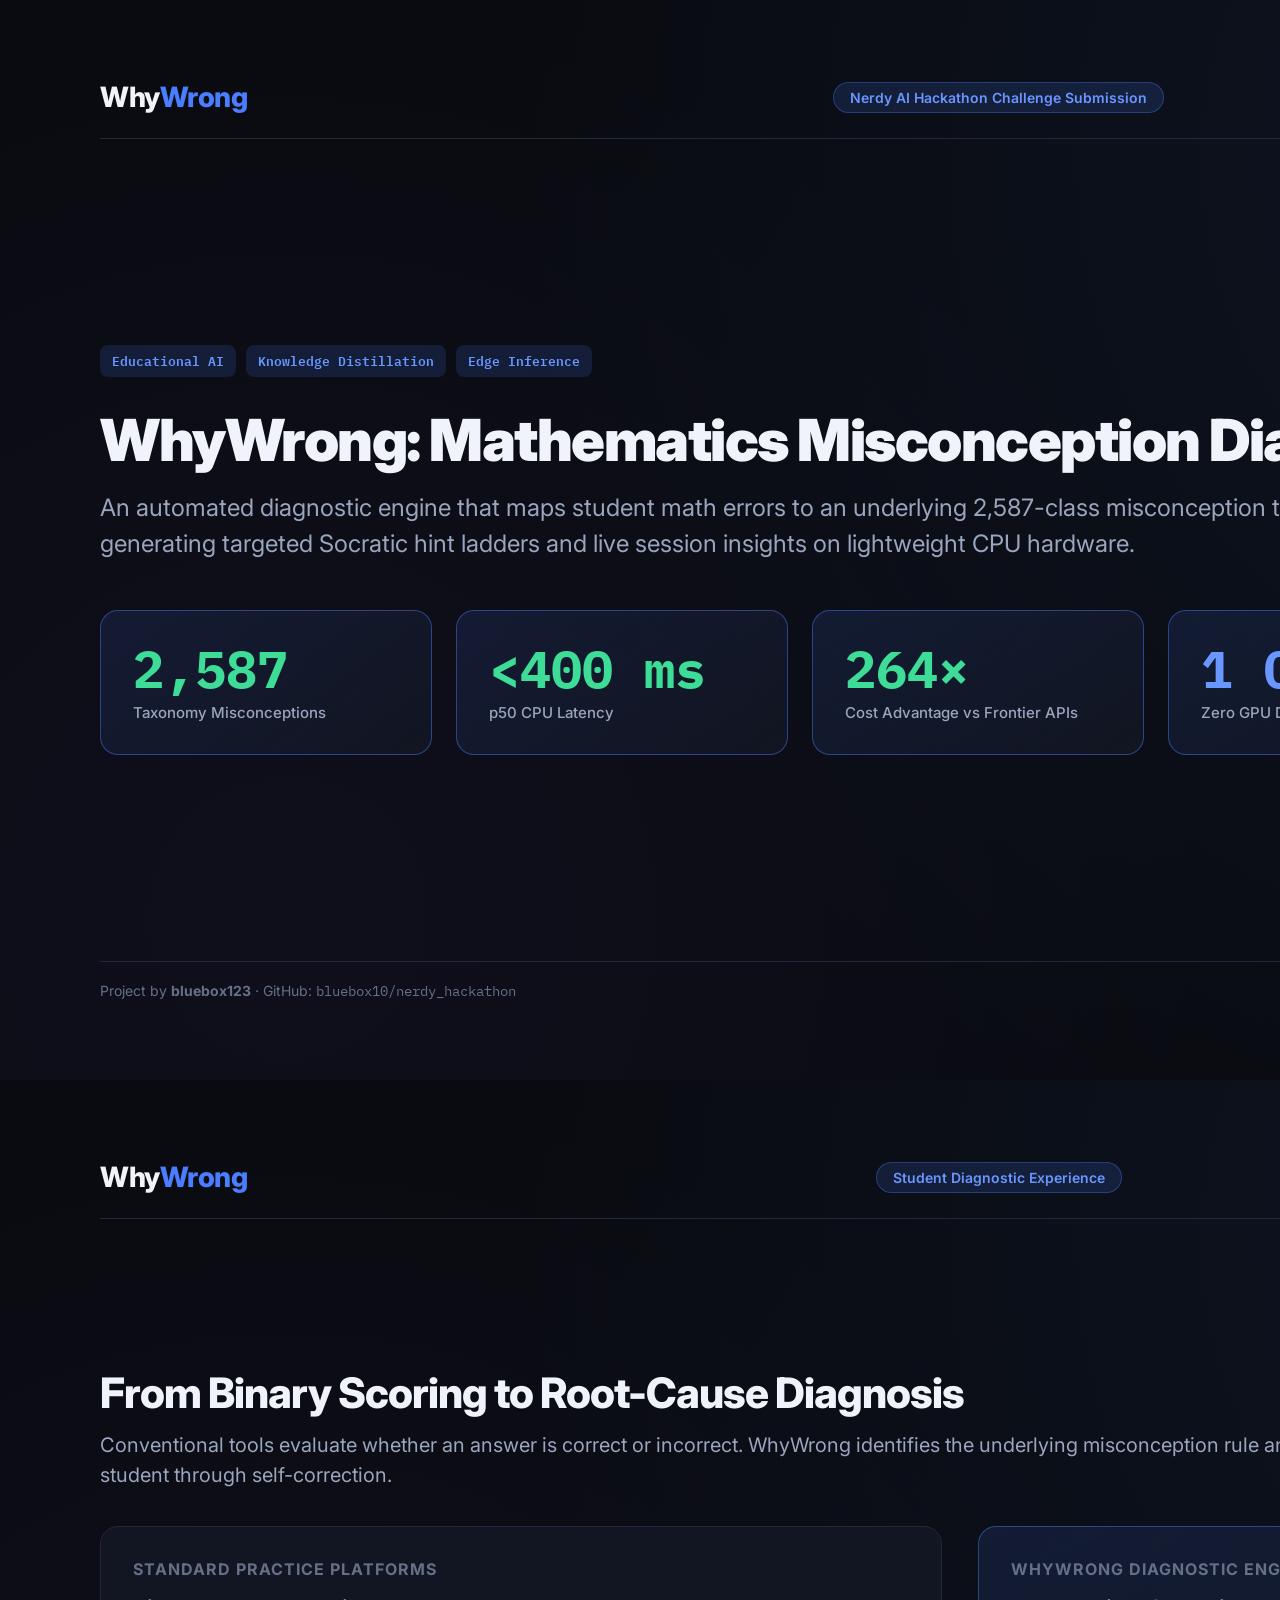
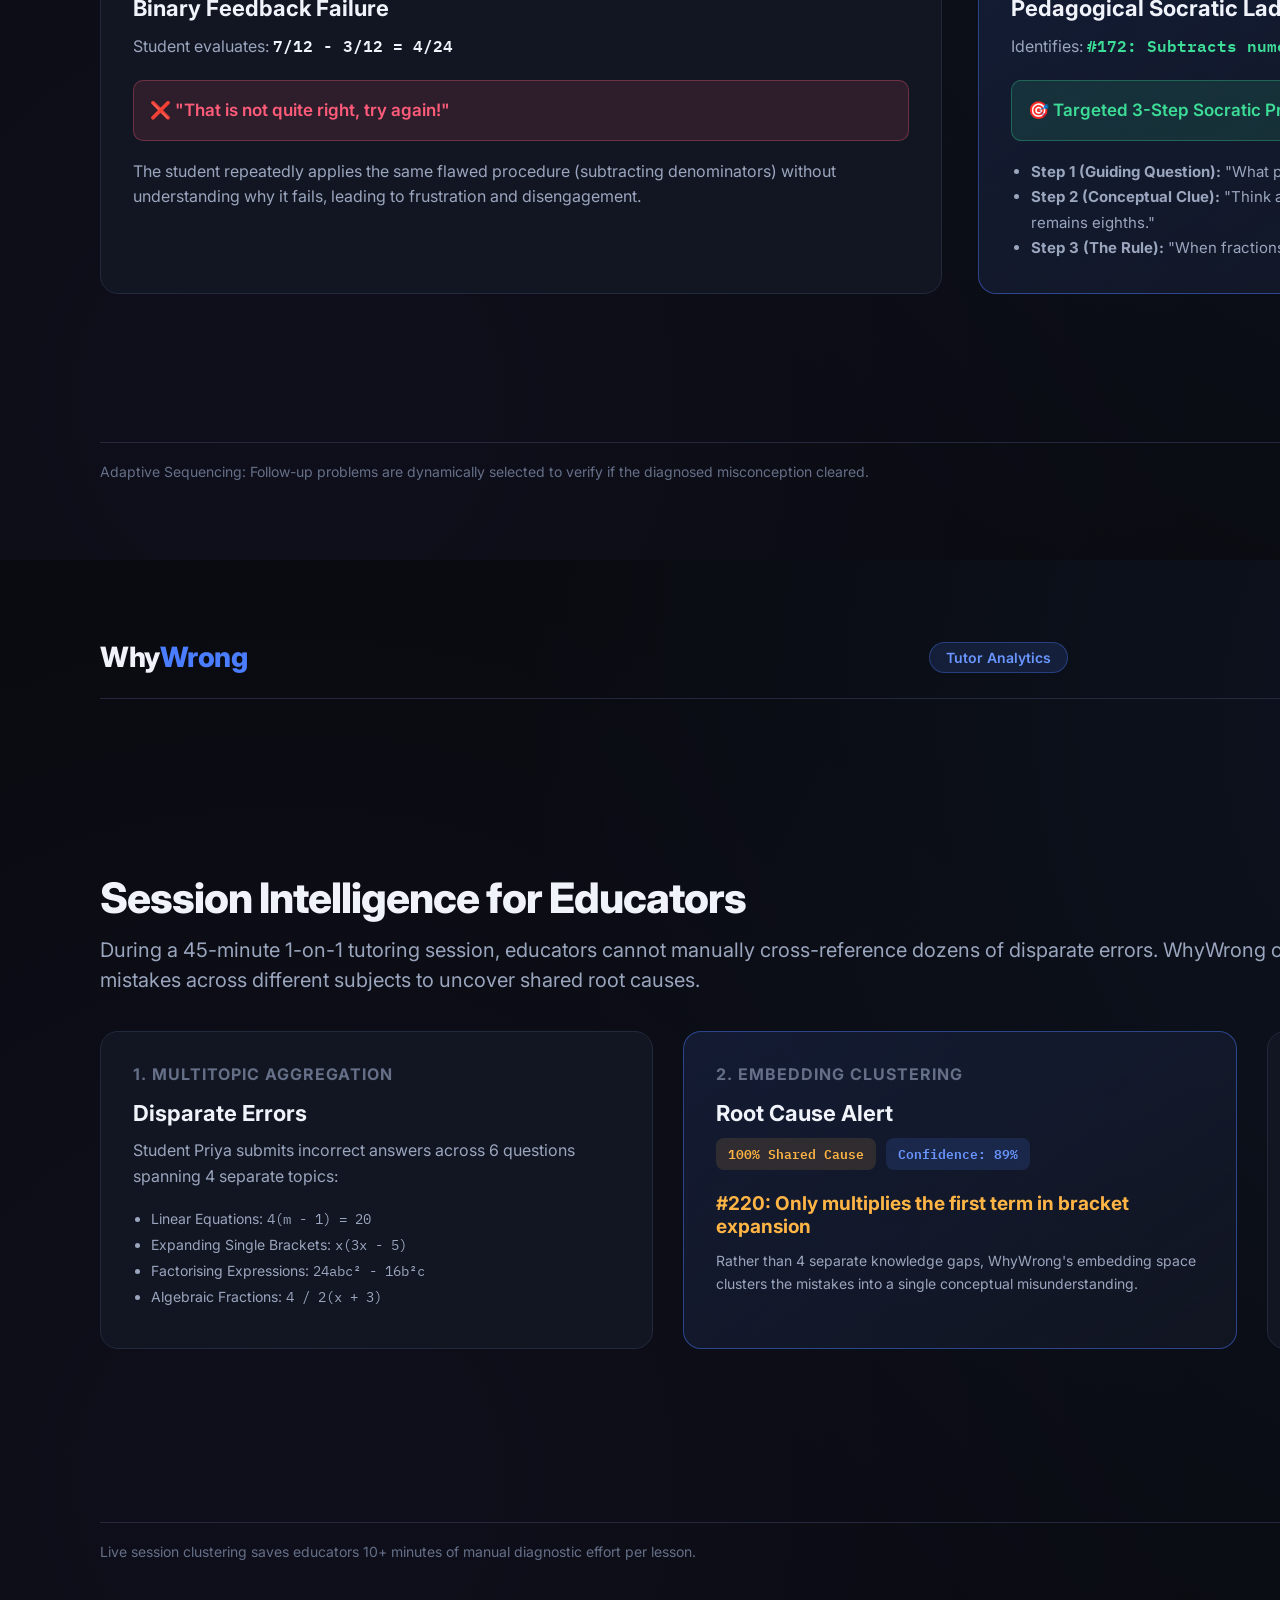
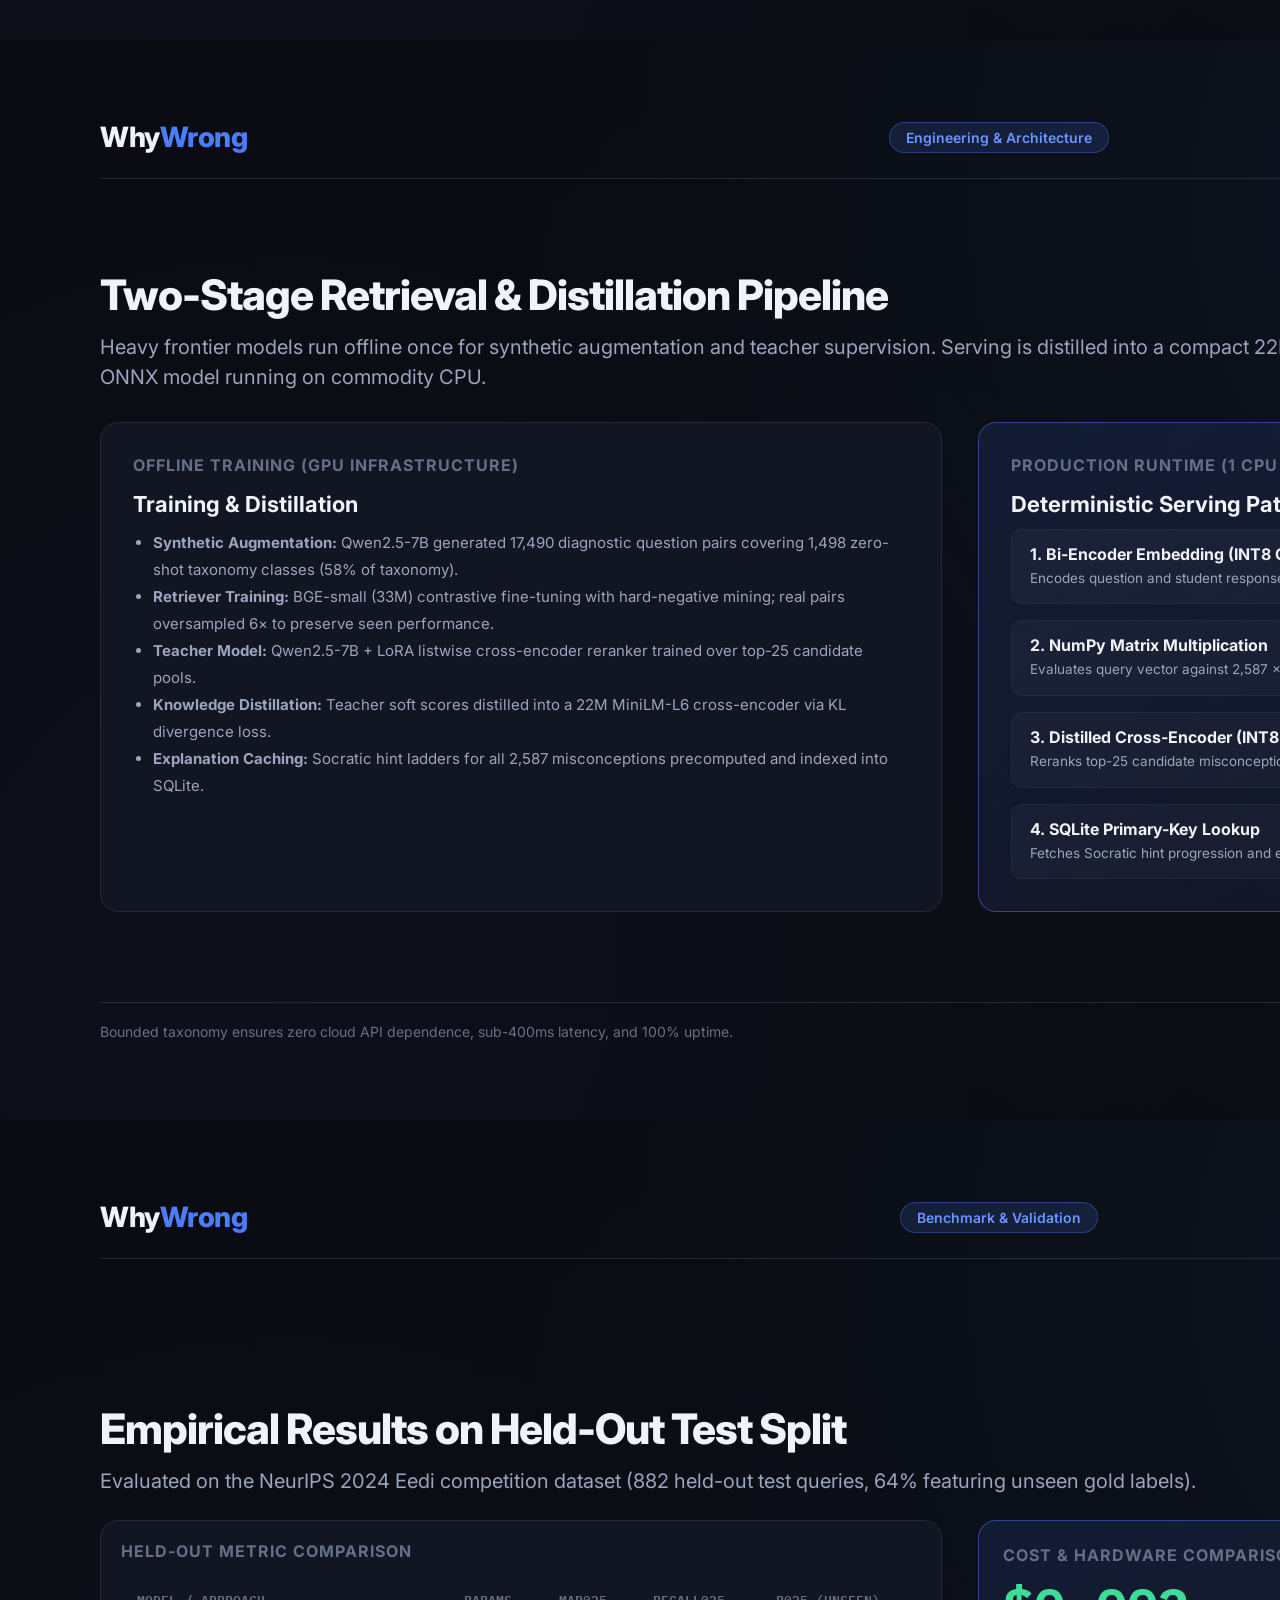
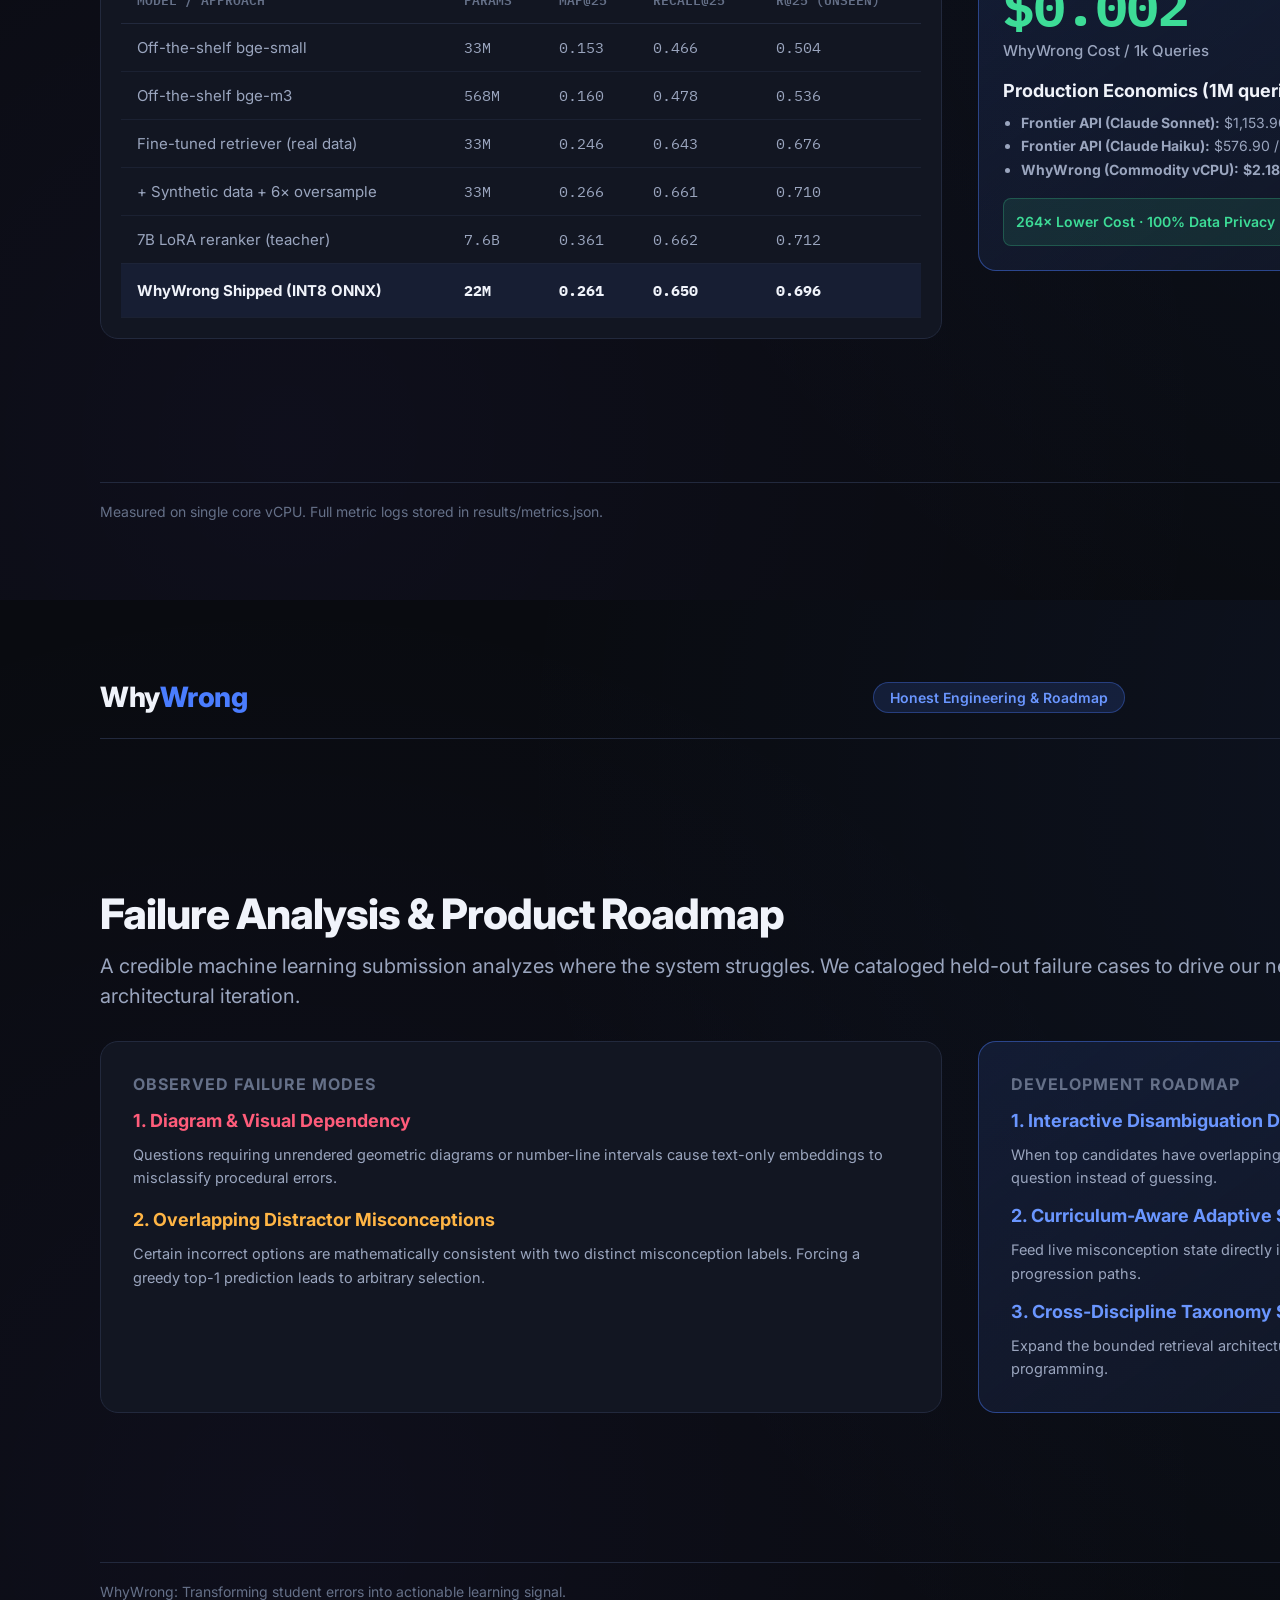
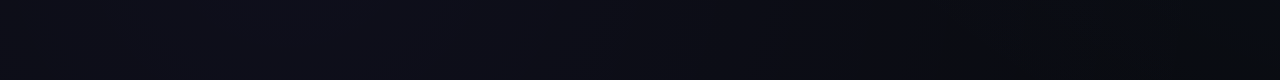
<file: submission/presentation_deck.html>
<!doctype html>
<html lang="en">
<head>
<meta charset="utf-8">
<meta name="viewport" content="width=device-width,initial-scale=1">
<title>WhyWrong: Project Presentation</title>
<link rel="preconnect" href="https://fonts.googleapis.com">
<link rel="preconnect" href="https://fonts.gstatic.com" crossorigin>
<link rel="stylesheet" href="https://fonts.googleapis.com/css2?family=Inter:wght@400;500;600;700;800;900&family=IBM+Plex+Mono:wght@400;500;600;700&display=swap">
<style>
:root {
  --bg: #090b10;
  --card-bg: #121622;
  --card-border: #22293d;
  --ink: #f0f3fa;
  --ink-muted: #9aa5be;
  --ink-dim: #657088;
  --accent: #4a7dff;
  --accent-light: #6a96ff;
  --accent-glow: rgba(74, 125, 255, 0.15);
  --good: #3ddc97;
  --good-bg: rgba(61, 220, 151, 0.12);
  --warn: #ffb545;
  --warn-bg: rgba(255, 181, 69, 0.12);
  --bad: #ff5c7a;
  --bad-bg: rgba(255, 92, 122, 0.12);
}

* { box-sizing: border-box; margin: 0; padding: 0; }
body {
  background: var(--bg);
  color: var(--ink);
  font-family: 'Inter', -apple-system, BlinkMacSystemFont, sans-serif;
  -webkit-font-smoothing: antialiased;
}

@page {
  size: 1920px 1080px;
  margin: 0;
}

.slide {
  width: 1920px;
  height: 1080px;
  padding: 80px 100px;
  position: relative;
  background: radial-gradient(circle at 85% 15%, rgba(74, 125, 255, 0.08) 0%, transparent 60%),
              radial-gradient(circle at 15% 85%, rgba(124, 92, 255, 0.05) 0%, transparent 50%),
              var(--bg);
  display: flex;
  flex-direction: column;
  justify-content: space-between;
  page-break-after: always;
  break-after: page;
  overflow: hidden;
}

/* Header */
.slide-header {
  display: flex;
  align-items: center;
  justify-content: space-between;
  border-bottom: 1px solid var(--card-border);
  padding-bottom: 24px;
}
.brand {
  font-size: 28px;
  font-weight: 800;
  letter-spacing: -0.5px;
}
.brand span { color: var(--accent); }
.badge {
  background: var(--accent-glow);
  color: var(--accent-light);
  border: 1px solid rgba(74, 125, 255, 0.35);
  padding: 6px 16px;
  border-radius: 20px;
  font-size: 14px;
  font-weight: 600;
}
.slide-counter {
  font-family: 'IBM Plex Mono', monospace;
  color: var(--ink-dim);
  font-size: 16px;
  font-weight: 600;
}

/* Titles */
h1 {
  font-size: 58px;
  font-weight: 900;
  letter-spacing: -1.5px;
  line-height: 1.15;
  margin-bottom: 16px;
}
h2 {
  font-size: 42px;
  font-weight: 800;
  letter-spacing: -1px;
  margin-bottom: 12px;
}
.sub {
  font-size: 20px;
  color: var(--ink-muted);
  line-height: 1.5;
  max-width: 1300px;
}

/* Main Content Layouts */
.content {
  flex: 1;
  display: flex;
  flex-direction: column;
  justify-content: center;
  margin: 30px 0;
}

.grid-2 {
  display: grid;
  grid-template-columns: 1fr 1fr;
  gap: 36px;
}
.grid-3 {
  display: grid;
  grid-template-columns: repeat(3, 1fr);
  gap: 30px;
}
.grid-4 {
  display: grid;
  grid-template-columns: repeat(4, 1fr);
  gap: 24px;
}

/* Cards */
.card {
  background: var(--card-bg);
  border: 1px solid var(--card-border);
  border-radius: 18px;
  padding: 32px;
  position: relative;
}
.card.highlight {
  border-color: rgba(74, 125, 255, 0.45);
  background: linear-gradient(145deg, rgba(74, 125, 255, 0.12), rgba(18, 22, 34, 0.95));
}
.card h3 {
  font-size: 16px;
  text-transform: uppercase;
  letter-spacing: 1px;
  color: var(--ink-dim);
  margin-bottom: 16px;
  font-weight: 700;
}
.card h4 {
  font-size: 22px;
  font-weight: 700;
  margin-bottom: 12px;
  color: var(--ink);
}
.card p {
  font-size: 16px;
  color: var(--ink-muted);
  line-height: 1.6;
}

/* Stats */
.stat-val {
  font-size: 52px;
  font-weight: 800;
  font-family: 'IBM Plex Mono', monospace;
  color: var(--accent-light);
  line-height: 1;
  margin-bottom: 8px;
}
.stat-val.good { color: var(--good); }
.stat-val.warn { color: var(--warn); }
.stat-label {
  font-size: 15px;
  color: var(--ink-muted);
  font-weight: 500;
}

/* Pills & Tags */
.pill {
  display: inline-flex;
  align-items: center;
  padding: 5px 12px;
  border-radius: 8px;
  font-size: 13px;
  font-weight: 600;
  font-family: 'IBM Plex Mono', monospace;
  margin-right: 6px;
  margin-bottom: 6px;
}
.pill.good { background: var(--good-bg); color: var(--good); }
.pill.warn { background: var(--warn-bg); color: var(--warn); }
.pill.bad { background: var(--bad-bg); color: var(--bad); }
.pill.info { background: var(--accent-glow); color: var(--accent-light); }

/* Tables */
table {
  width: 100%;
  border-collapse: collapse;
  font-size: 15px;
}
th {
  text-align: left;
  padding: 12px 16px;
  color: var(--ink-dim);
  font-weight: 600;
  border-bottom: 1px solid var(--card-border);
  font-family: 'IBM Plex Mono', monospace;
  font-size: 13px;
  text-transform: uppercase;
}
td {
  padding: 14px 16px;
  border-bottom: 1px solid rgba(34, 41, 61, 0.6);
  color: var(--ink-muted);
}
tr.highlight td {
  background: rgba(74, 125, 255, 0.08);
  color: var(--ink);
  font-weight: 600;
}
.mono { font-family: 'IBM Plex Mono', monospace; }

/* Footer */
.slide-footer {
  display: flex;
  align-items: center;
  justify-content: space-between;
  border-top: 1px solid var(--card-border);
  padding-top: 20px;
  font-size: 14px;
  color: var(--ink-dim);
}
</style>
</head>
<body>

<!-- SLIDE 1: Title / Cover -->
<section class="slide">
  <div class="slide-header">
    <div class="brand">Why<span>Wrong</span></div>
    <span class="badge">Nerdy AI Hackathon Challenge Submission</span>
    <div class="slide-counter">01 / 06</div>
  </div>
  
  <div class="content" style="max-width: 1400px;">
    <div style="margin-bottom: 24px;">
      <span class="pill info">Educational AI</span>
      <span class="pill info">Knowledge Distillation</span>
      <span class="pill info">Edge Inference</span>
    </div>
    <h1>WhyWrong: Mathematics Misconception Diagnosis</h1>
    <p class="sub" style="font-size: 24px; line-height: 1.5; margin-bottom: 48px;">
      An automated diagnostic engine that maps student math errors to an underlying 2,587-class misconception taxonomy, generating targeted Socratic hint ladders and live session insights on lightweight CPU hardware.
    </p>
    
    <div class="grid-4">
      <div class="card highlight">
        <div class="stat-val good">2,587</div>
        <div class="stat-label">Taxonomy Misconceptions</div>
      </div>
      <div class="card highlight">
        <div class="stat-val good">&lt;400 ms</div>
        <div class="stat-label">p50 CPU Latency</div>
      </div>
      <div class="card highlight">
        <div class="stat-val good">264×</div>
        <div class="stat-label">Cost Advantage vs Frontier APIs</div>
      </div>
      <div class="card highlight">
        <div class="stat-val">1 Core</div>
        <div class="stat-label">Zero GPU Dependency at Serving</div>
      </div>
    </div>
  </div>

  <div class="slide-footer">
    <div>Project by <strong>bluebox123</strong> · GitHub: <span class="mono">bluebox10/nerdy_hackathon</span></div>
    <div>Trained on NeurIPS 2024 Eedi Mathematics Research Dataset</div>
  </div>
</section>

<!-- SLIDE 2: Problem & Student Experience -->
<section class="slide">
  <div class="slide-header">
    <div class="brand">Why<span>Wrong</span></div>
    <span class="badge">Student Diagnostic Experience</span>
    <div class="slide-counter">02 / 06</div>
  </div>

  <div class="content">
    <h2>From Binary Scoring to Root-Cause Diagnosis</h2>
    <p class="sub" style="margin-bottom: 36px;">
      Conventional tools evaluate whether an answer is correct or incorrect. WhyWrong identifies the underlying misconception rule and guides the student through self-correction.
    </p>

    <div class="grid-2">
      <div class="card">
        <h3>Standard Practice Platforms</h3>
        <h4>Binary Feedback Failure</h4>
        <p style="margin-bottom: 20px;">
          Student evaluates: <span class="mono" style="color:var(--ink); font-weight:600;">7/12 - 3/12 = 4/24</span>
        </p>
        <div style="background:var(--bad-bg); border:1px solid rgba(255,92,122,0.3); border-radius:10px; padding:16px; margin-bottom:18px;">
          <p style="color:var(--bad); font-weight:600; font-size:17px;">❌ "That is not quite right, try again!"</p>
        </div>
        <p>
          The student repeatedly applies the same flawed procedure (subtracting denominators) without understanding why it fails, leading to frustration and disengagement.
        </p>
      </div>

      <div class="card highlight">
        <h3>WhyWrong Diagnostic Engine</h3>
        <h4>Pedagogical Socratic Ladder</h4>
        <p style="margin-bottom: 20px;">
          Identifies: <span class="mono" style="color:var(--good); font-weight:600;">#172: Subtracts numerators and denominators</span>
        </p>
        <div style="background:var(--good-bg); border:1px solid rgba(61,220,151,0.3); border-radius:10px; padding:16px; margin-bottom:18px;">
          <p style="color:var(--good); font-weight:600; font-size:17px;">🎯 Targeted 3-Step Socratic Progression</p>
        </div>
        <ul style="color:var(--ink-muted); font-size:15px; line-height:1.7; padding-left:20px;">
          <li><strong>Step 1 (Guiding Question):</strong> "What parts of the fraction change when parts of the same size are removed?"</li>
          <li><strong>Step 2 (Conceptual Clue):</strong> "Think about eighths or quarters: if you have 7 eighths and lose 3, the size remains eighths."</li>
          <li><strong>Step 3 (The Rule):</strong> "When fractions have common denominators, subtract only numerators."</li>
        </ul>
      </div>
    </div>
  </div>

  <div class="slide-footer">
    <div>Adaptive Sequencing: Follow-up problems are dynamically selected to verify if the diagnosed misconception cleared.</div>
    <div>Local ONNX Inference</div>
  </div>
</section>

<!-- SLIDE 3: Tutor Session Intelligence -->
<section class="slide">
  <div class="slide-header">
    <div class="brand">Why<span>Wrong</span></div>
    <span class="badge">Tutor Analytics</span>
    <div class="slide-counter">03 / 06</div>
  </div>

  <div class="content">
    <h2>Session Intelligence for Educators</h2>
    <p class="sub" style="margin-bottom: 36px;">
      During a 45-minute 1-on-1 tutoring session, educators cannot manually cross-reference dozens of disparate errors. WhyWrong clusters mistakes across different subjects to uncover shared root causes.
    </p>

    <div class="grid-3">
      <div class="card">
        <h3>1. Multitopic Aggregation</h3>
        <h4>Disparate Errors</h4>
        <p style="margin-bottom: 16px;">
          Student Priya submits incorrect answers across 6 questions spanning 4 separate topics:
        </p>
        <ul style="font-size:14px; line-height:1.8; color:var(--ink-muted); padding-left:18px;">
          <li>Linear Equations: <span class="mono">4(m - 1) = 20</span></li>
          <li>Expanding Single Brackets: <span class="mono">x(3x - 5)</span></li>
          <li>Factorising Expressions: <span class="mono">24abc² - 16b²c</span></li>
          <li>Algebraic Fractions: <span class="mono">4 / 2(x + 3)</span></li>
        </ul>
      </div>

      <div class="card highlight">
        <h3>2. Embedding Clustering</h3>
        <h4>Root Cause Alert</h4>
        <div style="margin-bottom: 16px;">
          <span class="pill warn">100% Shared Cause</span>
          <span class="pill info">Confidence: 89%</span>
        </div>
        <h4 style="color:var(--warn); font-size:19px; margin-bottom:12px;">
          #220: Only multiplies the first term in bracket expansion
        </h4>
        <p style="font-size:14px;">
          Rather than 4 separate knowledge gaps, WhyWrong's embedding space clusters the mistakes into a single conceptual misunderstanding.
        </p>
      </div>

      <div class="card">
        <h3>3. Actionable Intervention</h3>
        <h4>Immediate Tutor Tools</h4>
        <p style="margin-bottom: 12px; font-weight:600; color:var(--ink);">
          Suggested Opening Prompt:
        </p>
        <p style="font-style:italic; font-size:14px; margin-bottom:18px; color:var(--accent-light);">
          "Can you talk me through how you expanded the second term in this bracket?"
        </p>
        <p style="font-weight:600; color:var(--ink); margin-bottom:8px;">
          Mastery Check Probes:
        </p>
        <ul style="font-size:13.5px; line-height:1.6; color:var(--ink-muted); padding-left:18px;">
          <li>Probe 1: Apply distributive property across terms with mixed signs.</li>
          <li>Probe 2: Factorise negative coefficients.</li>
        </ul>
      </div>
    </div>
  </div>

  <div class="slide-footer">
    <div>Live session clustering saves educators 10+ minutes of manual diagnostic effort per lesson.</div>
    <div>Live Tutor View</div>
  </div>
</section>

<!-- SLIDE 4: Architecture & Knowledge Distillation -->
<section class="slide">
  <div class="slide-header">
    <div class="brand">Why<span>Wrong</span></div>
    <span class="badge">Engineering & Architecture</span>
    <div class="slide-counter">04 / 06</div>
  </div>

  <div class="content">
    <h2>Two-Stage Retrieval &amp; Distillation Pipeline</h2>
    <p class="sub" style="margin-bottom: 30px;">
      Heavy frontier models run offline once for synthetic augmentation and teacher supervision. Serving is distilled into a compact 22M INT8 ONNX model running on commodity CPU.
    </p>

    <div class="grid-2">
      <div class="card">
        <h3>Offline Training (GPU Infrastructure)</h3>
        <h4>Training &amp; Distillation</h4>
        <ul style="font-size:15px; line-height:1.8; color:var(--ink-muted); padding-left:20px;">
          <li>
            <strong>Synthetic Augmentation:</strong> Qwen2.5-7B generated 17,490 diagnostic question pairs covering 1,498 zero-shot taxonomy classes (58% of taxonomy).
          </li>
          <li>
            <strong>Retriever Training:</strong> BGE-small (33M) contrastive fine-tuning with hard-negative mining; real pairs oversampled 6× to preserve seen performance.
          </li>
          <li>
            <strong>Teacher Model:</strong> Qwen2.5-7B + LoRA listwise cross-encoder reranker trained over top-25 candidate pools.
          </li>
          <li>
            <strong>Knowledge Distillation:</strong> Teacher soft scores distilled into a 22M MiniLM-L6 cross-encoder via KL divergence loss.
          </li>
          <li>
            <strong>Explanation Caching:</strong> Socratic hint ladders for all 2,587 misconceptions precomputed and indexed into SQLite.
          </li>
        </ul>
      </div>

      <div class="card highlight">
        <h3>Production Runtime (1 CPU Core)</h3>
        <h4>Deterministic Serving Path</h4>
        <div style="display:flex; flex-direction:column; gap:16px; margin-top:8px;">
          <div style="background:rgba(255,255,255,0.03); border:1px solid var(--card-border); padding:14px 18px; border-radius:10px;">
            <div style="display:flex; justify-content:space-between; align-items:center;">
              <strong>1. Bi-Encoder Embedding (INT8 ONNX)</strong>
              <span class="mono" style="color:var(--accent-light);">~15 ms</span>
            </div>
            <p style="font-size:13.5px; margin-top:4px;">Encodes question and student response into 384-d normalized vector.</p>
          </div>

          <div style="background:rgba(255,255,255,0.03); border:1px solid var(--card-border); padding:14px 18px; border-radius:10px;">
            <div style="display:flex; justify-content:space-between; align-items:center;">
              <strong>2. NumPy Matrix Multiplication</strong>
              <span class="mono" style="color:var(--accent-light);">&lt;1 ms</span>
            </div>
            <p style="font-size:13.5px; margin-top:4px;">Evaluates query vector against 2,587 × 384 index (3.97 MB) to select top-25.</p>
          </div>

          <div style="background:rgba(255,255,255,0.03); border:1px solid var(--card-border); padding:14px 18px; border-radius:10px;">
            <div style="display:flex; justify-content:space-between; align-items:center;">
              <strong>3. Distilled Cross-Encoder (INT8 ONNX)</strong>
              <span class="mono" style="color:var(--accent-light);">~360 ms</span>
            </div>
            <p style="font-size:13.5px; margin-top:4px;">Reranks top-25 candidate misconceptions down to top-1 prediction.</p>
          </div>

          <div style="background:rgba(255,255,255,0.03); border:1px solid var(--card-border); padding:14px 18px; border-radius:10px;">
            <div style="display:flex; justify-content:space-between; align-items:center;">
              <strong>4. SQLite Primary-Key Lookup</strong>
              <span class="mono" style="color:var(--accent-light);">&lt;1 ms</span>
            </div>
            <p style="font-size:13.5px; margin-top:4px;">Fetches Socratic hint progression and educator probes from indexed storage.</p>
          </div>
        </div>
      </div>
    </div>
  </div>

  <div class="slide-footer">
    <div>Bounded taxonomy ensures zero cloud API dependence, sub-400ms latency, and 100% uptime.</div>
    <div>Architecture</div>
  </div>
</section>

<!-- SLIDE 5: Evaluation & Cost Benchmarks -->
<section class="slide">
  <div class="slide-header">
    <div class="brand">Why<span>Wrong</span></div>
    <span class="badge">Benchmark & Validation</span>
    <div class="slide-counter">05 / 06</div>
  </div>

  <div class="content">
    <h2>Empirical Results on Held-Out Test Split</h2>
    <p class="sub" style="margin-bottom: 24px;">
      Evaluated on the NeurIPS 2024 Eedi competition dataset (882 held-out test queries, 64% featuring unseen gold labels).
    </p>

    <div class="grid-2" style="align-items:start;">
      <div class="card" style="padding: 20px;">
        <h3>Held-Out Metric Comparison</h3>
        <table>
          <thead>
            <tr>
              <th>Model / Approach</th>
              <th>Params</th>
              <th>MAP@25</th>
              <th>Recall@25</th>
              <th>R@25 (Unseen)</th>
            </tr>
          </thead>
          <tbody>
            <tr>
              <td>Off-the-shelf bge-small</td>
              <td class="mono">33M</td>
              <td class="mono">0.153</td>
              <td class="mono">0.466</td>
              <td class="mono">0.504</td>
            </tr>
            <tr>
              <td>Off-the-shelf bge-m3</td>
              <td class="mono">568M</td>
              <td class="mono">0.160</td>
              <td class="mono">0.478</td>
              <td class="mono">0.536</td>
            </tr>
            <tr>
              <td>Fine-tuned retriever (real data)</td>
              <td class="mono">33M</td>
              <td class="mono">0.246</td>
              <td class="mono">0.643</td>
              <td class="mono">0.676</td>
            </tr>
            <tr>
              <td>+ Synthetic data + 6× oversample</td>
              <td class="mono">33M</td>
              <td class="mono">0.266</td>
              <td class="mono">0.661</td>
              <td class="mono">0.710</td>
            </tr>
            <tr>
              <td>7B LoRA reranker (teacher)</td>
              <td class="mono">7.6B</td>
              <td class="mono">0.361</td>
              <td class="mono">0.662</td>
              <td class="mono">0.712</td>
            </tr>
            <tr class="highlight">
              <td><strong>WhyWrong Shipped (INT8 ONNX)</strong></td>
              <td class="mono"><strong>22M</strong></td>
              <td class="mono"><strong>0.261</strong></td>
              <td class="mono"><strong>0.650</strong></td>
              <td class="mono"><strong>0.696</strong></td>
            </tr>
          </tbody>
        </table>
      </div>

      <div class="card highlight" style="padding: 24px;">
        <h3>Cost &amp; Hardware Comparison</h3>
        <div style="display:grid; grid-template-columns:1fr 1fr; gap:16px; margin-bottom:20px;">
          <div>
            <div class="stat-val good">$0.002</div>
            <div class="stat-label">WhyWrong Cost / 1k Queries</div>
          </div>
          <div>
            <div class="stat-val warn">$1.15</div>
            <div class="stat-label">Frontier LLM API / 1k Queries</div>
          </div>
        </div>
        
        <h4 style="font-size:18px; margin-bottom:10px;">Production Economics (1M queries/mo)</h4>
        <ul style="font-size:14px; line-height:1.7; color:var(--ink-muted); padding-left:18px;">
          <li><strong>Frontier API (Claude Sonnet):</strong> $1,153.90 / month + cloud latency &amp; rate limits.</li>
          <li><strong>Frontier API (Claude Haiku):</strong> $576.90 / month + network round trips.</li>
          <li><strong>WhyWrong (Commodity vCPU):</strong> <strong>$2.18 / month</strong> on a $5/mo shared VPS.</li>
        </ul>
        <div style="margin-top:16px; padding:12px; background:rgba(61,220,151,0.1); border-radius:8px; border:1px solid rgba(61,220,151,0.25);">
          <p style="color:var(--good); font-size:14px; font-weight:600;">
            264× Lower Cost · 100% Data Privacy · Offline Capable
          </p>
        </div>
      </div>
    </div>
  </div>

  <div class="slide-footer">
    <div>Measured on single core vCPU. Full metric logs stored in results/metrics.json.</div>
    <div>Benchmark Results</div>
  </div>
</section>

<!-- SLIDE 6: Failure Analysis & Future Directions -->
<section class="slide">
  <div class="slide-header">
    <div class="brand">Why<span>Wrong</span></div>
    <span class="badge">Honest Engineering & Roadmap</span>
    <div class="slide-counter">06 / 06</div>
  </div>

  <div class="content">
    <h2>Failure Analysis &amp; Product Roadmap</h2>
    <p class="sub" style="margin-bottom: 30px;">
      A credible machine learning submission analyzes where the system struggles. We cataloged held-out failure cases to drive our next architectural iteration.
    </p>

    <div class="grid-2">
      <div class="card">
        <h3>Observed Failure Modes</h3>
        <div style="margin-bottom: 20px;">
          <h4 style="font-size:18px; color:var(--bad);">1. Diagram &amp; Visual Dependency</h4>
          <p style="font-size:14.5px;">
            Questions requiring unrendered geometric diagrams or number-line intervals cause text-only embeddings to misclassify procedural errors.
          </p>
        </div>
        <div>
          <h4 style="font-size:18px; color:var(--warn);">2. Overlapping Distractor Misconceptions</h4>
          <p style="font-size:14.5px;">
            Certain incorrect options are mathematically consistent with two distinct misconception labels. Forcing a greedy top-1 prediction leads to arbitrary selection.
          </p>
        </div>
      </div>

      <div class="card highlight">
        <h3>Development Roadmap</h3>
        <div style="display:flex; flex-direction:column; gap:16px;">
          <div>
            <h4 style="font-size:18px; color:var(--accent-light);">1. Interactive Disambiguation Dialogues</h4>
            <p style="font-size:14.5px;">
              When top candidates have overlapping confidence scores, prompt the student with one diagnostic clarifying question instead of guessing.
            </p>
          </div>
          <div>
            <h4 style="font-size:18px; color:var(--accent-light);">2. Curriculum-Aware Adaptive Sequencing</h4>
            <p style="font-size:14.5px;">
              Feed live misconception state directly into knowledge-tracing engines to dynamically build customized problem progression paths.
            </p>
          </div>
          <div>
            <h4 style="font-size:18px; color:var(--accent-light);">3. Cross-Discipline Taxonomy Scaling</h4>
            <p style="font-size:14.5px;">
              Expand the bounded retrieval architecture to physics problem-solving, grammar rules, and introductory Python programming.
            </p>
          </div>
        </div>
      </div>
    </div>
  </div>

  <div class="slide-footer">
    <div>WhyWrong: Transforming student errors into actionable learning signal.</div>
    <div>Future Roadmap</div>
  </div>
</section>

</body>
</html>
</file>
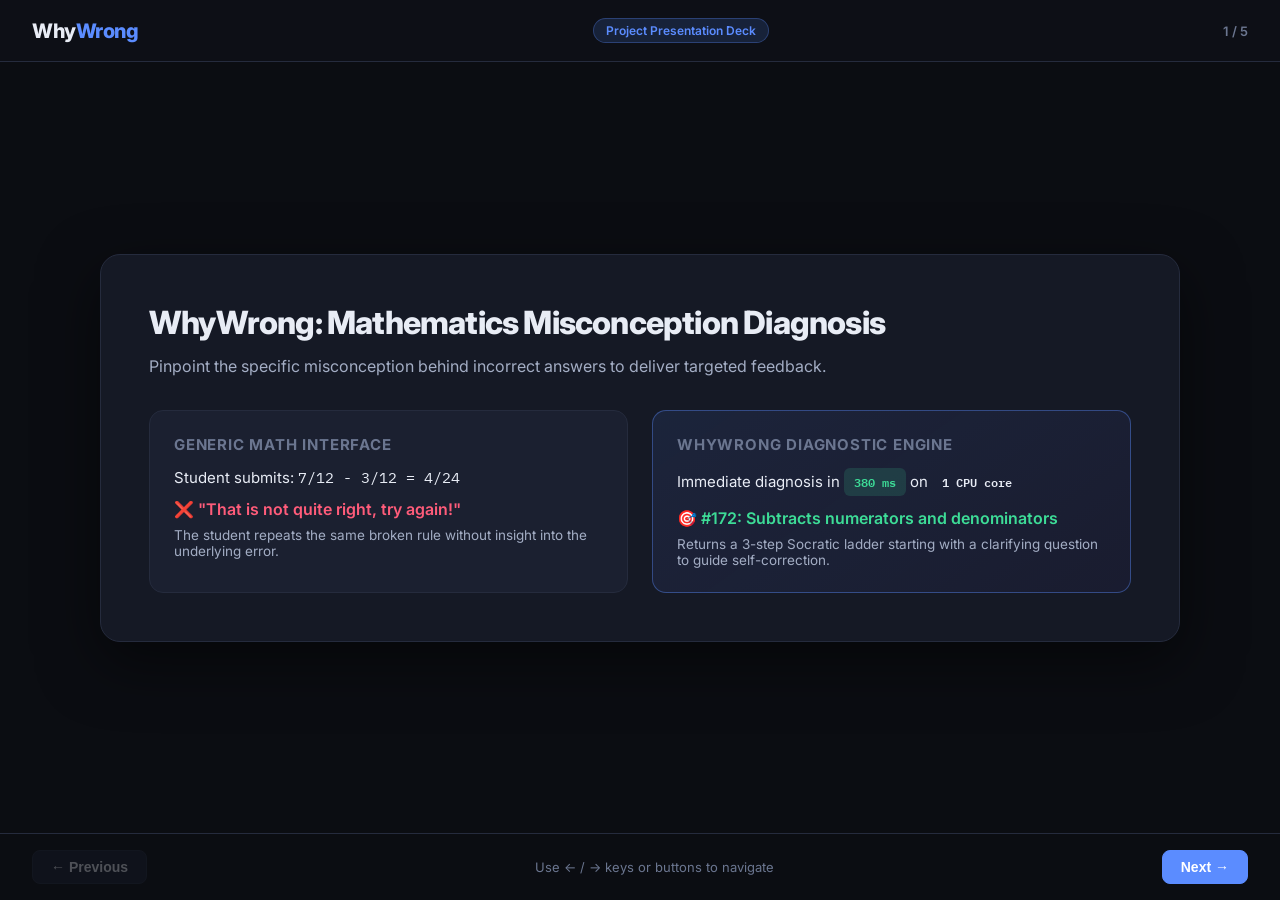
<file: submission/slides.html>
<!doctype html>
<html lang="en">
<head>
<meta charset="utf-8">
<meta name="viewport" content="width=device-width,initial-scale=1">
<title>WhyWrong: Project Presentation Deck</title>
<link rel="stylesheet" href="https://fonts.googleapis.com/css2?family=Inter:wght@400;500;600;700;800&family=IBM+Plex+Mono:wght@400;600&display=swap">
<style>
:root {
  --bg: #0b0d12; --panel: #151925; --panel2: #1b2030; --line: #252b3d;
  --ink: #e8ecf5; --ink2: #a3adc4; --ink3: #6b7690;
  --accent: #5b8cff; --accent2: #7c5cff; --good: #3ddc97; --warn: #ffb545; --bad: #ff5c7a;
}
* { box-sizing: border-box; margin: 0; padding: 0; }
body {
  background: var(--bg); color: var(--ink); font-family: 'Inter', sans-serif;
  height: 100vh; overflow: hidden; display: flex; flex-direction: column;
}
header {
  padding: 18px 32px; border-bottom: 1px solid var(--line); display: flex;
  align-items: center; justify-content: space-between; background: rgba(14,17,24,0.8);
  backdrop-filter: blur(10px);
}
.brand { font-size: 20px; font-weight: 800; letter-spacing: -0.5px; }
.brand span { color: var(--accent); }
.badge {
  background: rgba(91,140,255,0.15); color: var(--accent); border: 1px solid rgba(91,140,255,0.3);
  padding: 4px 12px; border-radius: 20px; font-size: 12px; font-weight: 600;
}
.slide-container {
  flex: 1; display: flex; align-items: center; justify-content: center; padding: 30px;
}
.slide {
  display: none; width: 100%; max-width: 1080px; background: var(--panel);
  border: 1px solid var(--line); border-radius: 20px; padding: 48px;
  box-shadow: 0 20px 60px rgba(0,0,0,0.5); animation: fade 0.3s ease;
}
.slide.active { display: block; }
@keyframes fade { from { opacity: 0; transform: translateY(8px); } to { opacity: 1; transform: none; } }
h2 { font-size: 32px; font-weight: 800; letter-spacing: -0.8px; margin-bottom: 12px; }
.sub { font-size: 16px; color: var(--ink2); margin-bottom: 32px; line-height: 1.5; }
.grid-2 { display: grid; grid-template-columns: 1fr 1fr; gap: 24px; }
.grid-3 { display: grid; grid-template-columns: repeat(3, 1fr); gap: 20px; }
.card { background: var(--panel2); border: 1px solid var(--line); border-radius: 14px; padding: 24px; }
.card.highlight { border-color: rgba(91,140,255,0.4); background: linear-gradient(145deg, rgba(91,140,255,0.1), rgba(124,92,255,0.05)); }
.card h3 { font-size: 15px; text-transform: uppercase; letter-spacing: 0.8px; color: var(--ink3); margin-bottom: 14px; font-weight: 700; }
.stat-val { font-size: 40px; font-weight: 800; font-family: 'IBM Plex Mono', monospace; color: var(--accent); margin-bottom: 6px; }
.stat-label { font-size: 13px; color: var(--ink2); }
.pill { display: inline-block; padding: 4px 10px; border-radius: 6px; font-size: 12px; font-weight: 600; font-family: 'IBM Plex Mono', monospace; }
.pill.good { background: rgba(61,220,151,0.15); color: var(--good); }
.pill.warn { background: rgba(255,181,69,0.15); color: var(--warn); }
.pill.bad { background: rgba(255,92,122,0.15); color: var(--bad); }
footer {
  padding: 16px 32px; border-top: 1px solid var(--line); display: flex;
  align-items: center; justify-content: space-between; background: var(--bg);
}
.nav-btn {
  background: var(--panel2); border: 1px solid var(--line); color: var(--ink);
  padding: 8px 18px; border-radius: 8px; font-size: 14px; font-weight: 600;
  cursor: pointer; transition: 0.15s;
}
.nav-btn:hover { background: var(--line); }
.nav-btn.primary { background: var(--accent); border-color: var(--accent); color: #fff; }
.nav-btn:disabled { opacity: 0.3; cursor: not-allowed; }
.mono { font-family: 'IBM Plex Mono', monospace; }
</style>
</head>
<body>

<header>
  <div class="brand">Why<span>Wrong</span></div>
  <span class="badge">Project Presentation Deck</span>
  <div id="slide-num" style="color:var(--ink3); font-size:13px; font-weight:600;">1 / 5</div>
</header>

<div class="slide-container">

  <!-- SLIDE 1 -->
  <div class="slide active" id="s1">
    <h2>WhyWrong: Mathematics Misconception Diagnosis</h2>
    <p class="sub">Pinpoint the specific misconception behind incorrect answers to deliver targeted feedback.</p>
    <div class="grid-2">
      <div class="card">
        <h3>Generic Math Interface</h3>
        <p style="font-size:15px; margin-bottom:12px;">Student submits: <code class="mono">7/12 - 3/12 = 4/24</code></p>
        <p style="color:var(--bad); font-weight:600; margin-bottom:8px;">❌ "That is not quite right, try again!"</p>
        <p style="font-size:13.5px; color:var(--ink2);">The student repeats the same broken rule without insight into the underlying error.</p>
      </div>
      <div class="card highlight">
        <h3>WhyWrong Diagnostic Engine</h3>
        <p style="font-size:15px; margin-bottom:12px;">Immediate diagnosis in <span class="pill good">380 ms</span> on <span class="pill">1 CPU core</span></p>
        <p style="color:var(--good); font-weight:600; margin-bottom:8px;">🎯 #172: Subtracts numerators and denominators</p>
        <p style="font-size:13.5px; color:var(--ink2);">Returns a 3-step Socratic ladder starting with a clarifying question to guide self-correction.</p>
      </div>
    </div>
  </div>

  <!-- SLIDE 2 -->
  <div class="slide" id="s2">
    <h2>Three Surfaces, One Diagnostic Engine</h2>
    <p class="sub">Tailored intelligence for both student self-learning and live 1-on-1 tutor instruction.</p>
    <div class="grid-3">
      <div class="card">
        <h3>1. Student Practice</h3>
        <p style="font-size:14px; color:var(--ink2); margin-bottom:12px;">Immediate diagnosis upon error. Socratic hint ladder guides them without giving away the solution.</p>
        <span class="pill good">Confidence Scored</span>
      </div>
      <div class="card highlight">
        <h3>2. Tutor Session Intelligence</h3>
        <p style="font-size:14px; color:var(--ink2); margin-bottom:12px;">Collapses 6 distinct errors across 4 topics into <strong>one root cause</strong>, with a recommended opening question and check probes.</p>
        <span class="pill warn">Live Root-Cause Alert</span>
      </div>
      <div class="card">
        <h3>3. Adaptive Sequencing</h3>
        <p style="font-size:14px; color:var(--ink2); margin-bottom:12px;">Selects the next practice problem to specifically test whether that exact broken rule was cleared.</p>
        <span class="pill">Targeted Probing</span>
      </div>
    </div>
  </div>

  <!-- SLIDE 3 -->
  <div class="slide" id="s3">
    <h2>Architecture &amp; Distillation Pipeline</h2>
    <p class="sub">Heavy model distillation done offline. Production serving is a lightweight CPU lookup.</p>
    <div class="grid-2">
      <div class="card">
        <h3>Offline Pipeline (GPU Training)</h3>
        <ul style="font-size:13.5px; color:var(--ink2); line-height:1.7; padding-left:18px;">
          <li><strong>Synthetic Augmentation:</strong> Qwen2.5-7B generated 17,490 questions for 1,498 zero-shot misconceptions.</li>
          <li><strong>Retriever Fine-Tuning:</strong> BGE-small (33M) with hard-negative mining.</li>
          <li><strong>Teacher &amp; Distillation:</strong> 7B LoRA teacher &rarr; distilled into 22M MiniLM.</li>
          <li><strong>Explanation Precompute:</strong> Pre-stored Socratic ladders for all 2,587 misconceptions.</li>
        </ul>
      </div>
      <div class="card highlight">
        <h3>Production Serving (1 CPU Core)</h3>
        <ul style="font-size:13.5px; color:var(--ink2); line-height:1.7; padding-left:18px;">
          <li><strong>Bi-Encoder INT8 ONNX:</strong> 2,587 &times; 384 matrix NumPy matmul (3.9 MB).</li>
          <li><strong>Cross-Encoder INT8 ONNX:</strong> Reranks top-25 down to top-1.</li>
          <li><strong>Primary-Key DB Lookup:</strong> SQLite fetches instant pedagogical hints.</li>
          <li><strong>FastAPI:</strong> Under 150 MB RAM, sub-400ms latency.</li>
        </ul>
      </div>
    </div>
  </div>

  <!-- SLIDE 4 -->
  <div class="slide" id="s4">
    <h2>Evaluation &amp; Cost Efficiency</h2>
    <p class="sub">Evaluated on the held-out NeurIPS 2024 Eedi competition dataset (882 test queries).</p>
    <div class="grid-3">
      <div class="card">
        <div class="stat-val">0.261</div>
        <div class="stat-label">MAP@25 Score (vs 0.153 baseline)</div>
      </div>
      <div class="card highlight">
        <div class="stat-val">264×</div>
        <div class="stat-label">Cost Advantage vs Frontier APIs ($0.002 vs $1.15 / 1k)</div>
      </div>
      <div class="card">
        <div class="stat-val">380 ms</div>
        <div class="stat-label">p50 CPU Latency (Local Inference)</div>
      </div>
    </div>
    <div class="card" style="margin-top:20px;">
      <p style="font-size:13.5px; color:var(--ink2); line-height:1.6;">
        <strong>Key Architectural Finding:</strong> Offline precomputation of pedagogical hints over a bounded 2,587-class taxonomy eliminates live LLM latency, enabling sub-400ms local CPU inference at a fraction of cloud API costs.
      </p>
    </div>
  </div>

  <!-- SLIDE 5 -->
  <div class="slide" id="s5">
    <h2>Failure Analysis &amp; Next Steps</h2>
    <p class="sub">Analysis of held-out test cases where predictions diverged from gold labels.</p>
    <div class="grid-2">
      <div class="card">
        <h3>Current Failure Modes</h3>
        <p style="font-size:13.5px; color:var(--ink2); line-height:1.6; margin-bottom:8px;">
          <strong>1. Missing Visuals:</strong> Questions requiring unrendered diagrams (e.g. tick marks on number lines).
        </p>
        <p style="font-size:13.5px; color:var(--ink2); line-height:1.6;">
          <strong>2. Ambiguous Distractors:</strong> Two distinct misconceptions consistent with one student choice.
        </p>
      </div>
      <div class="card highlight">
        <h3>Next Iteration</h3>
        <p style="font-size:13.5px; color:var(--ink2); line-height:1.6; margin-bottom:8px;">
          <strong>Targeted Disambiguation:</strong> Rather than guessing between overlapping labels, prompt the student with one diagnostic follow-up question.
        </p>
        <p style="font-size:13.5px; color:var(--ink2); line-height:1.6;">
          <strong>Cross-Discipline Taxonomy:</strong> Generalize the taxonomy retrieval architecture to science, grammar, and computer science.
        </p>
      </div>
    </div>
  </div>

</div>

<footer>
  <button class="nav-btn" id="prev-btn" onclick="go(-1)">← Previous</button>
  <span style="font-size:13px; color:var(--ink3);">Use ← / → keys or buttons to navigate</span>
  <button class="nav-btn primary" id="next-btn" onclick="go(1)">Next →</button>
</footer>

<script>
let cur = 0;
const slides = document.querySelectorAll('.slide');
const total = slides.length;

function show(i) {
  slides[cur].classList.remove('active');
  cur = (i + total) % total;
  slides[cur].classList.add('active');
  document.getElementById('slide-num').textContent = `${cur + 1} / ${total}`;
  document.getElementById('prev-btn').disabled = (cur === 0);
  document.getElementById('next-btn').textContent = (cur === total - 1) ? 'Finish' : 'Next →';
}

function go(d) {
  if (cur + d >= 0 && cur + d < total) show(cur + d);
}

window.addEventListener('keydown', e => {
  if (e.key === 'ArrowRight' || e.key === ' ') go(1);
  if (e.key === 'ArrowLeft') go(-1);
});
show(0);
</script>
</body>
</html>
</file>
